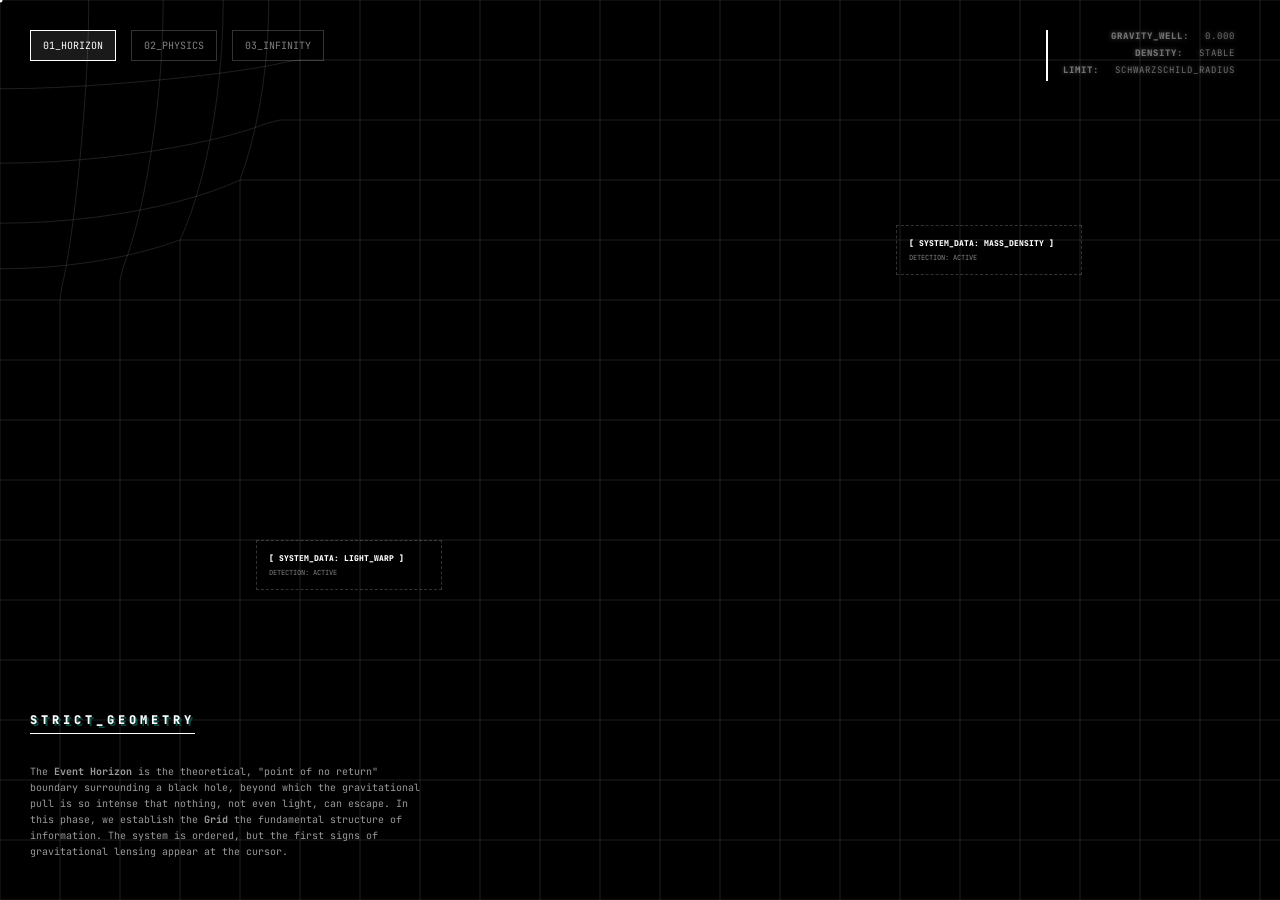
<file: GD4 Website/index.html>
<!DOCTYPE html>
<html lang="en">
<head>
    <meta charset="UTF-8">
    <meta name="viewport" content="width=device-width, initial-scale=1.0">
    <title>01_HORIZON // Singularity OS</title>
    <link rel="stylesheet" href="style.css">
</head>
<body>
    <nav class="main-nav">
        <a href="index.html" class="active">01_HORIZON</a>
        <a href="physics.html">02_PHYSICS</a>
        <a href="infinity.html">03_INFINITY</a>
    </nav>

    <div class="telemetry-panel">
        <div class="data-row"><span>GRAVITY_WELL:</span> <span id="v-data">0.000</span></div>
        <div class="data-row"><span>DENSITY:</span> <span>STABLE</span></div>
        <div class="data-row"><span>LIMIT:</span> <span>SCHWARZSCHILD_RADIUS</span></div>
    </div>

    <div class="data-anchor" style="top: 25%; left: 70%;">
        <div class="label">[ SYSTEM_DATA: MASS_DENSITY ]</div>
        <div class="status">DETECTION: ACTIVE</div>
    </div>

    <div class="data-anchor" style="top: 60%; left: 20%;">
        <div class="label">[ SYSTEM_DATA: LIGHT_WARP ]</div>
        <div class="status">DETECTION: ACTIVE</div>
    </div>

    <div class="content-overlay">
        <h1>STRICT_GEOMETRY</h1>
        <p>
            The <strong>Event Horizon</strong> is the theoretical, "point of no return" boundary surrounding a black hole, beyond which the gravitational pull is so intense that nothing, not even light, can escape.
            In this phase, we establish the <strong>Grid</strong> the fundamental structure of information. 
            The system is ordered, but the first signs of gravitational lensing appear at the cursor. 
        </p>
    </div>

    <canvas id="c1"></canvas>
    <script src="script1.js"></script>
</body>
</html>
</file>
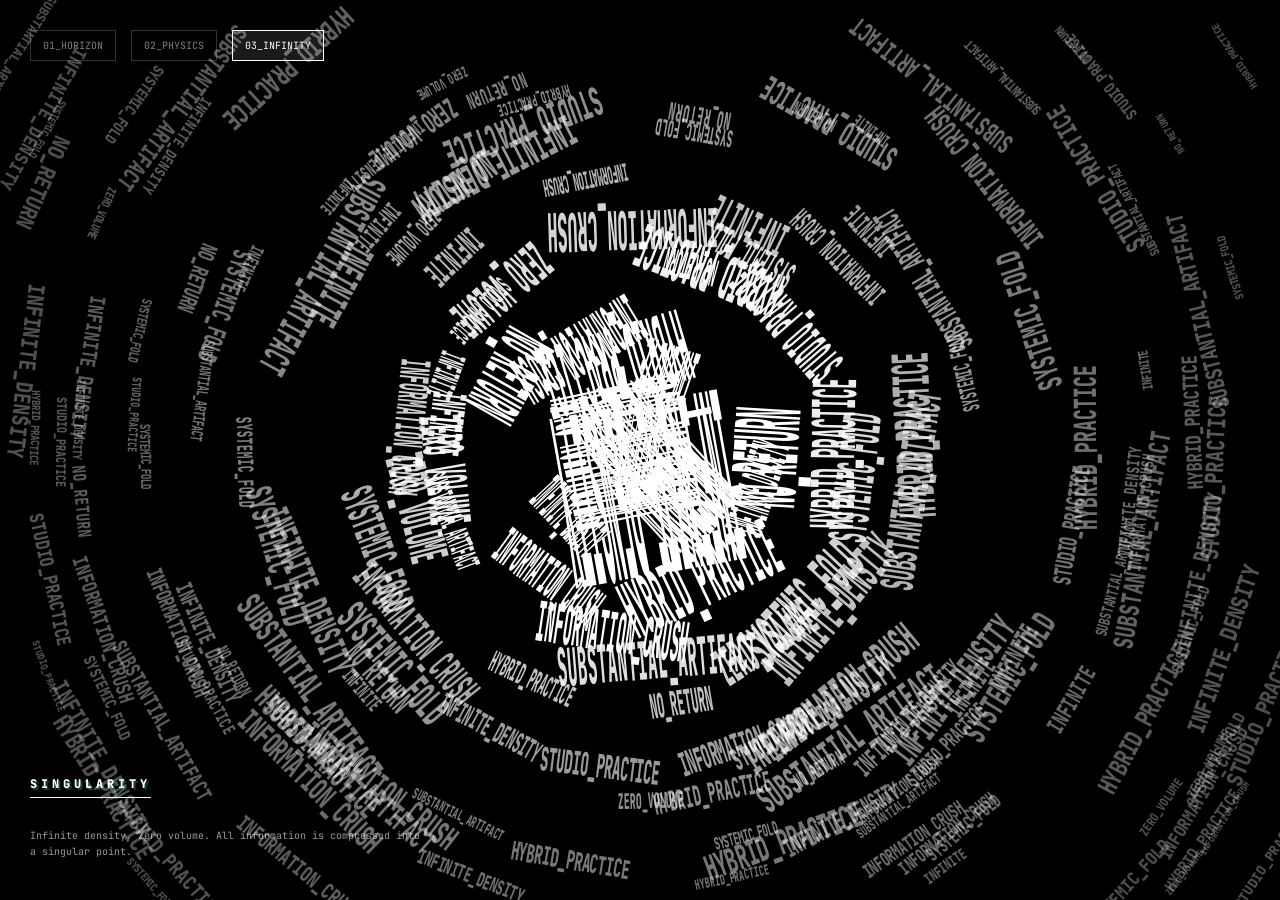
<file: GD4 Website/infinity.html>
<!DOCTYPE html>
<html>
<head>
    <title>03_INFINITY</title>
    <link rel="stylesheet" href="style.css">
</head>
<body>
    <nav class="main-nav">
        <a href="index.html">01_HORIZON</a>
        <a href="physics.html">02_PHYSICS</a>
        <a href="infinity.html" class="active">03_INFINITY</a>
    </nav>
    <div class="content-overlay">
        <h1>SINGULARITY</h1>
        <p>Infinite density. Zero volume. All information is compressed into a singular point.</p>
    </div>
    <canvas id="c3"></canvas>
    <script src="script3.js"></script>
</body>
</html>
</file>
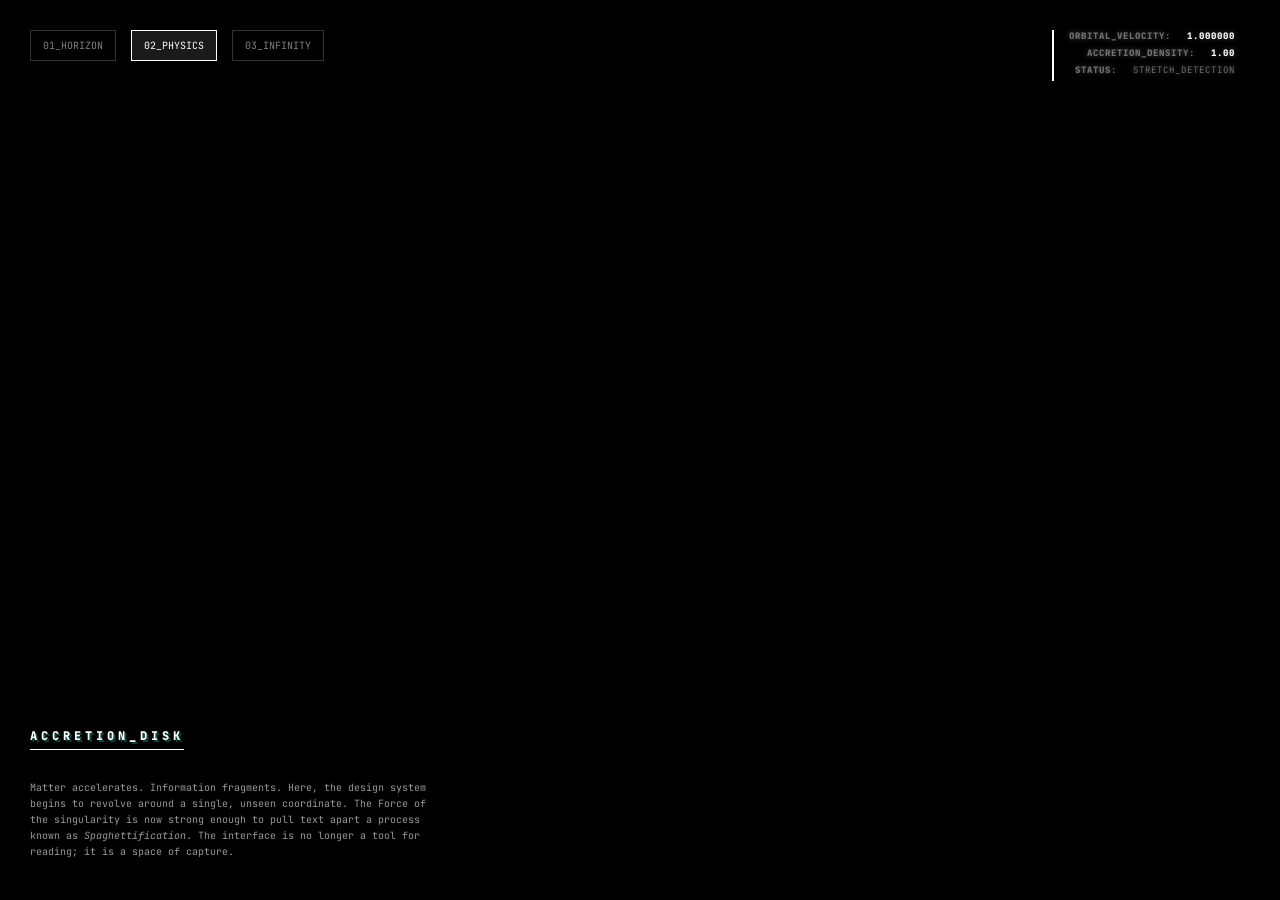
<file: GD4 Website/physics.html>
<!DOCTYPE html>
<html lang="en">
<head>
    <meta charset="UTF-8">
    <meta name="viewport" content="width=device-width, initial-scale=1.0">
    <title>02_PHYSICS // Singularity OS</title>
    <link rel="stylesheet" href="style.css">
</head>
<body>
    <nav class="main-nav">
        <a href="index.html">01_HORIZON</a>
        <a href="physics.html" class="active">02_PHYSICS</a>
        <a href="infinity.html">03_INFINITY</a>
    </nav>

    <div class="telemetry-panel">
        <div class="data-row"><span>ORBITAL_VELOCITY:</span> <span id="v-speed">0.00</span></div>
        <div class="data-row"><span>ACCRETION_DENSITY:</span> <span id="v-count">0</span></div>
        <div class="data-row"><span>STATUS:</span> <span>STRETCH_DETECTION</span></div>
    </div>

    <div class="content-overlay">
        <h1>ACCRETION_DISK</h1>
        <p>
            Matter accelerates. Information fragments. Here, the design system begins to revolve around a single, unseen coordinate. 
            The Force  of the singularity is now strong enough to pull text apart a process known as 
            <em>Spaghettification</em>. The interface is no longer a tool for reading; it is a space of capture.
        </p>
    </div>

    <canvas id="c2"></canvas>
    <script src="script2.js"></script>
</body>
</html>
</file>
<file: GD4 Website/style.css>
@import url('https://fonts.googleapis.com/css2?family=JetBrains+Mono:wght@300;800&display=swap');

body, html {
    margin: 0; padding: 0; background: #000;
    color: #fff; font-family: 'JetBrains Mono', monospace;
    overflow: hidden; cursor: none; /* Custom virtual cursor logic */
}

canvas { display: block; position: fixed; inset: 0; z-index: 1; }

/* Navigation */
.main-nav {
    position: fixed; top: 30px; left: 30px; z-index: 1000;
    display: flex; gap: 15px;
}

.main-nav a {
    color: rgba(255,255,255,0.5); text-decoration: none;
    font-size: 10px; border: 1px solid rgba(255,255,255,0.2);
    padding: 8px 12px; transition: all 0.3s;
}

.main-nav a:hover, .main-nav a.active {
    color: #fff; border-color: #fff; background: rgba(255,255,255,0.1);
}

/* Telemetry HUD */
.telemetry-panel {
    position: fixed; top: 30px; right: 30px; z-index: 1000;
    text-align: right; font-size: 9px; color: rgba(255,255,255,0.4);
    letter-spacing: 1px; border-right: 1px solid rgba(255,255,255,0.2);
    padding-right: 15px; pointer-events: none;
}

.data-row { margin-bottom: 5px; }
.data-row span:first-child { font-weight: 800; margin-right: 10px; }

/* The Data Anchors (The Traps) */
.data-anchor {
    position: absolute; width: 160px; padding: 12px;
    border: 1px dashed rgba(255,255,255,0.2);
    z-index: 50; transition: all 0.3s ease;
}

.data-anchor:hover {
    border: 1px solid #fff;
    background: rgba(255,255,255,0.05);
    box-shadow: 0 0 20px rgba(255,255,255,0.1);
}

.data-anchor .label { font-size: 8px; font-weight: 800; }
.data-anchor .status { font-size: 7px; opacity: 0.5; margin-top: 5px; }

/* Main Text Content */
.content-overlay {
    position: fixed; bottom: 30px; left: 30px; z-index: 10;
    max-width: 400px; pointer-events: none;
}

h1 { 
    font-size: 12px; font-weight: 800; border-bottom: 1px solid #fff;
    display: inline-block; padding-bottom: 5px; margin-bottom: 20px;
    letter-spacing: 4px; 
}

p { font-size: 10px; line-height: 1.6; opacity: 0.6; }
/* Update these sections in your style.css */
.telemetry-panel {
    border-left: 2px solid #fff; /* Vertical accent line */
    padding-left: 15px;
    border-right: none;
    text-shadow: 0 0 5px rgba(255, 255, 255, 0.3);
}

#v-speed, #v-count {
    color: #fff;
    font-weight: 800;
}

.content-overlay h1 {
    text-shadow: 2px 2px 0px rgba(16, 152, 134, 0.5); /* Subtle glitch shadow */
}
</file>
